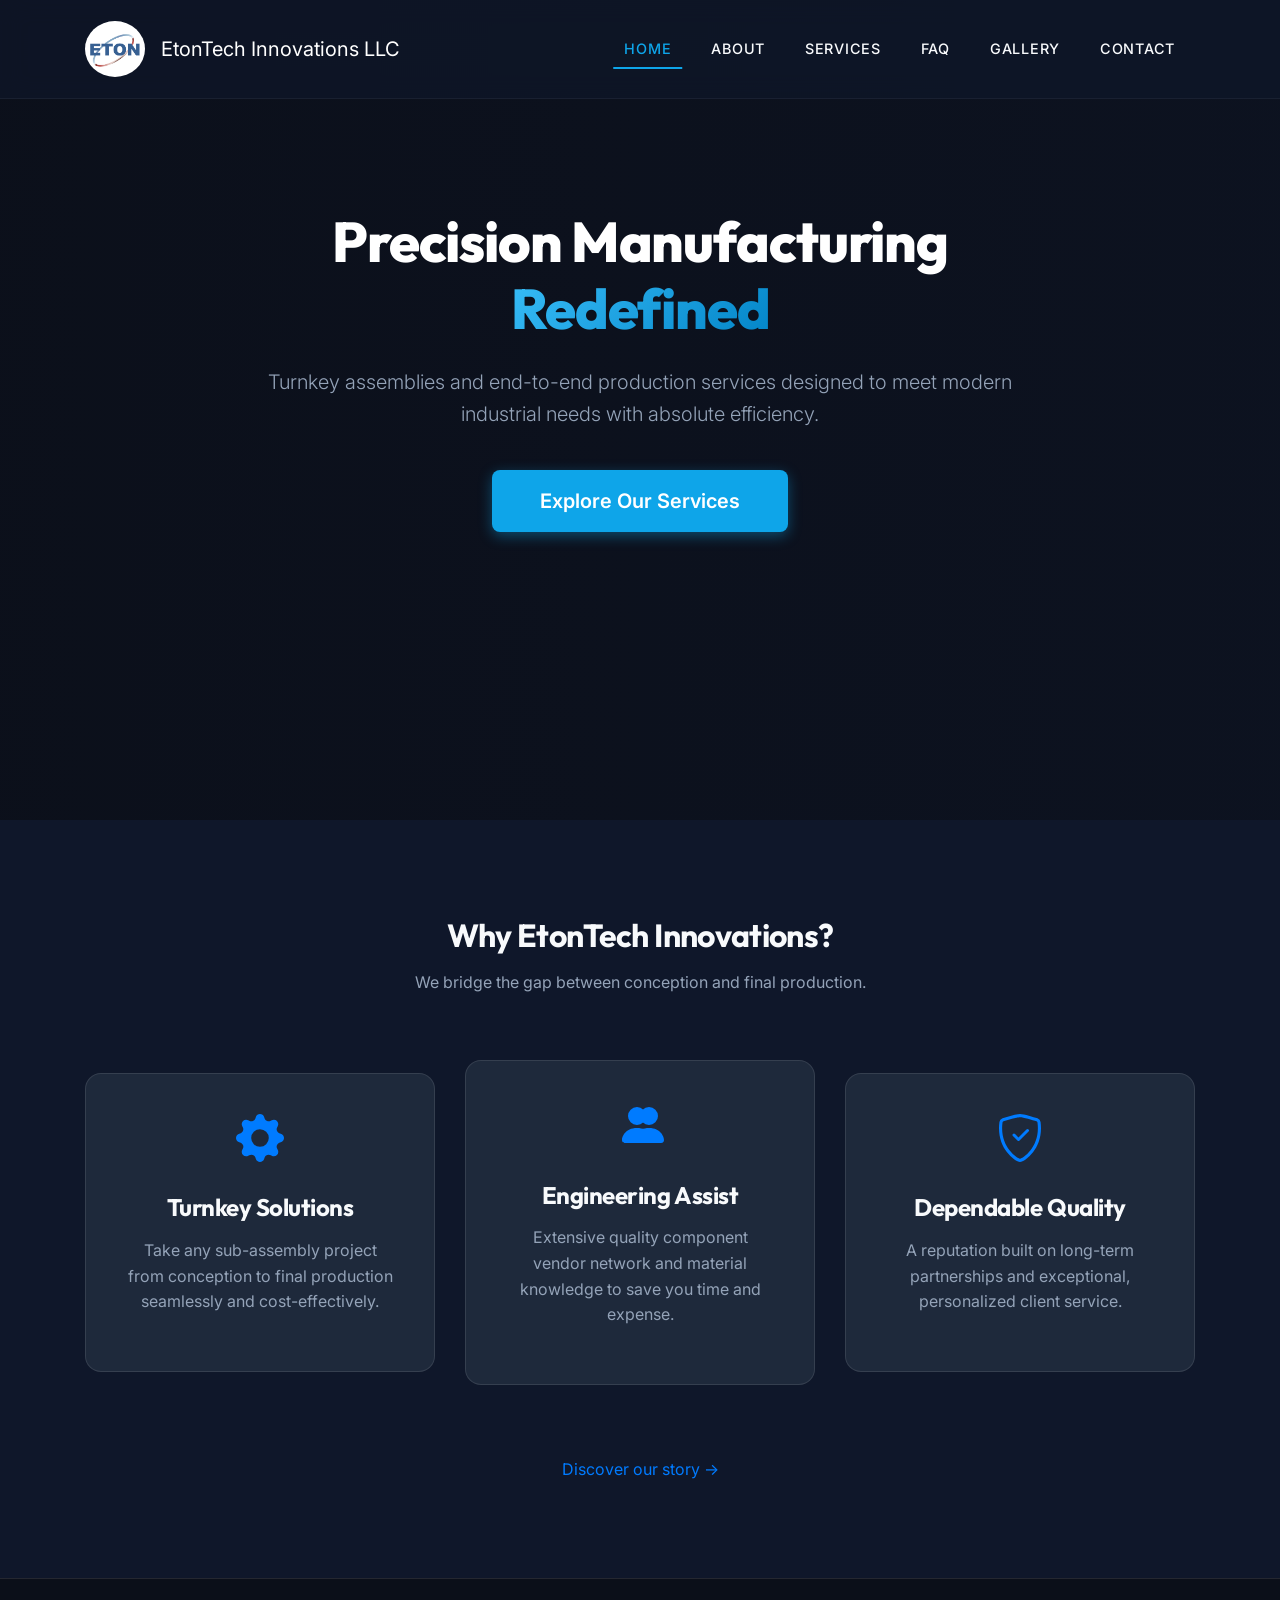
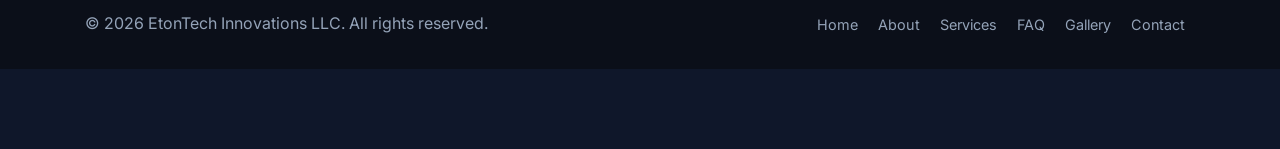
<file: index.html>
<!DOCTYPE html>
<html>

<head>
	<meta charset="UTF-8">
	<meta name="viewport" content="width=device-width, initial-scale=1.0">
	<meta http-equiv="X-UA-Compatible" content="ie=edge">
	<link rel="stylesheet" type="text/css" href="css/bootstrap.min.css" />
	<link rel="stylesheet" type="text/css" href="style.css" />
	<!-- 	<link href="https://fonts.googleapis.com/css?family=Roboto:300&display=swap" rel="stylesheet"> -->
	<script src="https://cdnjs.cloudflare.com/ajax/libs/popper.js/1.14.7/umd/popper.min.js"
		integrity="sha384-UO2eT0CpHqdSJQ6hJty5KVphtPhzWj9WO1clHTMGa3JDZwrnQq4sF86dIHNDz0W1"
		crossorigin="anonymous"></script>
	<title></title>
</head>

<body>
	<!-- Navbar -->
	<nav class="navbar navbar-expand-lg navbar-dark bg-transparent py-3">
		<div class="container">
			<a class="navbar-brand d-flex align-items-center" href="index.html">
				<img src="logo/Etonnet-Log.png" alt="Logo" class="logo mr-3"  />
				<span class="fs-4 fw-bold text-white">EtonTech Innovations LLC</span>
			</a>
			<button class="navbar-toggler" type="button" data-toggle="collapse" data-target="#navbarText">
				<span class="navbar-toggler-icon"></span>
			</button>
			<div class="collapse navbar-collapse" id="navbarText">
				<ul class="navbar-nav ml-auto py-1">
					<li class="nav-item active"><a class="nav-link" href="index.html">HOME</a></li>
					<li class="nav-item"><a class="nav-link" href="about.html">ABOUT</a></li>
					<li class="nav-item"><a class="nav-link" href="services.html">SERVICES</a></li>
					<li class="nav-item"><a class="nav-link" href="faq.html">FAQ</a></li>
					<li class="nav-item"><a class="nav-link" href="gallery.html">GALLERY</a></li>
					<li class="nav-item"><a class="nav-link" href="contact.html">CONTACT</a></li>
				</ul>
			</div>
		</div>
	</nav>

	<!-- Hero Section -->
	<section class="hero-wrapper">
		<video autoplay muted loop playsinline class="hero-video">
			<source src="pictures/Videos2025-12-28_204141_652.mp4" type="video/mp4" />
		</video>
		<div class="hero-overlay"></div>
		<div class="hero-content container text-center">
			<h1 class="hero-title text-white">
				Precision Manufacturing <br />
				<span class="text-gradient">Redefined</span>
			</h1>
			<p class="hero-subtitle">
				Turnkey assemblies and end-to-end production services designed to meet modern industrial needs with
				absolute efficiency.
			</p>
			<a href="services.html" class="btn btn-primary btn-lg px-5 py-3 rounded-pill fw-bold">Explore Our
				Services</a>
		</div>
	</section>

	<!-- Overview Section -->
	<section class="container py-5 my-5">
		<div class="row align-items-center justify-content-center">
			<div class="col-lg-10 text-center mb-5">
				<h2 class="display-5 fw-bold mb-3">Why EtonTech Innovations?</h2>
				<p class="text-muted fs-5">We bridge the gap between conception and final production.</p>
			</div>

			<div class="col-lg-4 col-md-6 mb-4">
				<div class="glass-card h-100 text-center">
					<div class="mb-4 text-primary">
						<svg xmlns="http://www.w3.org/-logo" width="48" height="48" fill="currentColor"
							class="bi bi-gear-fill" viewBox="0 0 16 16">
							<path
								d="M9.405 1.05c-.413-1.4-2.397-1.4-2.81 0l-.1.34a1.464 1.464 0 0 1-2.105.872l-.31-.17c-1.283-.698-2.686.705-1.987 1.987l.169.311c.446.82.023 1.841-.872 2.105l-.34.1c-1.4.413-1.4 2.397 0 2.81l.34.1a1.464 1.464 0 0 1 .872 2.105l-.17.31c-.698 1.283.705 2.686 1.987 1.987l.311-.169a1.464 1.464 0 0 1 2.105.872l.1.34c.413 1.4 2.397 1.4 2.81 0l.1-.34a1.464 1.464 0 0 1 2.105-.872l.31.17c1.283.698 2.686-.705 1.987-1.987l-.169-.311a1.464 1.464 0 0 1 .872-2.105l.34-.1c1.4-.413 1.4-2.397 0-2.81l-.34-.1a1.464 1.464 0 0 1-.872-2.105l.17-.31c.698-1.283-.705-2.686-1.987-1.987l-.311.169a1.464 1.464 0 0 1-2.105-.872l-.1-.34zM8 10.93a2.929 2.929 0 1 1 0-5.86 2.929 2.929 0 0 1 0 5.858z" />
						</svg>
					</div>
					<h4 class="mb-3">Turnkey Solutions</h4>
					<p class="text-muted">Take any sub-assembly project from conception to final production seamlessly
						and cost-effectively.</p>
				</div>
			</div>

			<div class="col-lg-4 col-md-6 mb-4">
				<div class="glass-card h-100 text-center">
					<div class="mb-4 text-primary">
						<svg xmlns="http://www.w3.org/2000/svg" width="48" height="48" fill="currentColor"
							class="bi bi-people-fill" viewBox="0 0 16 16">
							<path
								d="M7 14s-1 0-1-1 1-4 5-4 5 3 5 4-1 1-1 1H7zm4-6a3 3 0 1 0 0-6 3 3 0 0 0 0 6zM3 14s-1 0-1-1 1-4 5-4 5 3 5 4-1 1-1 1H3zm4-6a3 3 0 1 0 0-6 3 3 0 0 0 0 6z" />
						</svg>
					</div>
					<h4 class="mb-3">Engineering Assist</h4>
					<p class="text-muted">Extensive quality component vendor network and material knowledge to save you
						time and expense.</p>
				</div>
			</div>

			<div class="col-lg-4 col-md-6 mb-4">
				<div class="glass-card h-100 text-center">
					<div class="mb-4 text-primary">
						<svg xmlns="http://www.w3.org/2000/svg" width="48" height="48" fill="currentColor"
							class="bi bi-shield-check" viewBox="0 0 16 16">
							<path
								d="M5.338 1.59a61.44 61.44 0 0 0-2.837.856.481.481 0 0 0-.328.39c-.554 4.157.726 7.19 2.253 9.188a10.725 10.725 0 0 0 2.287 2.233c.346.244.652.42.893.533.12.057.218.095.293.118a.55.55 0 0 0 .101.025.615.615 0 0 0 .1-.025c.076-.023.174-.061.294-.118.24-.113.547-.29.893-.533a10.726 10.726 0 0 0 2.287-2.233c1.527-1.997 2.807-5.031 2.253-9.188a.48.48 0 0 0-.328-.39c-.651-.213-1.75-.56-2.837-.855C9.552 1.29 8.531 1.067 8 1.067c-.53 0-1.552.223-2.662.524zM5.072.56C6.157.265 7.31 0 8 0s1.843.265 2.928.56c1.11.3 2.229.655 2.887.87a1.54 1.54 0 0 1 1.044 1.262c.596 4.477-.787 7.795-2.465 9.99a11.775 11.775 0 0 1-2.517 2.453 7.159 7.159 0 0 1-1.048.625c-.28.132-.581.24-.829.24s-.548-.108-.829-.24a7.158 7.158 0 0 1-1.048-.625 11.777 11.777 0 0 1-2.517-2.453C1.928 10.487.545 7.169 1.141 2.692A1.54 1.54 0 0 1 2.185 1.43 62.456 62.456 0 0 1 5.072.56z" />
							<path
								d="M10.854 5.146a.5.5 0 0 1 0 .708l-3 3a.5.5 0 0 1-.708 0l-1.5-1.5a.5.5 0 1 1 .708-.708L7.5 7.793l2.646-2.647a.5.5 0 0 1 .708 0z" />
						</svg>
					</div>
					<h4 class="mb-3">Dependable Quality</h4>
					<p class="text-muted">A reputation built on long-term partnerships and exceptional, personalized
						client service.</p>
				</div>
			</div>

			<div class="col-12 text-center mt-5">
				<a href="about.html" class="text-primary fs-5 text-decoration-none fw-bold">Discover our story
					&rarr;</a>
			</div>
		</div>
	</section>

	<!-- Footer -->
	<footer>
		<div class="container d-flex flex-column flex-md-row justify-content-between align-items-center">
			<div class="text-muted mb-3 mb-md-0">
				&copy;
				<script>document.write(new Date().getFullYear())</script> EtonTech Innovations LLC. All rights reserved.
			</div>
			<div class="footer-links d-flex flex-wrap justify-content-center">
				<a href="index.html">Home</a>
				<a href="about.html">About</a>
				<a href="services.html">Services</a>
				<a href="faq.html">FAQ</a>
				<a href="gallery.html">Gallery</a>
				<a href="contact.html">Contact</a>
			</div>
		</div>
	</footer>

	<script src="https://code.jquery.com/jquery-3.3.1.slim.min.js"
		integrity="sha384-q8i/X+965DzO0rT7abK41JStQIAqVgRVzpbzo5smXKp4YfRvH+8abtTE1Pi6jizo"
		crossorigin="anonymous"></script>
	<script src="js/bootstrap.min.js"></script>
</body>

</html>
</file>
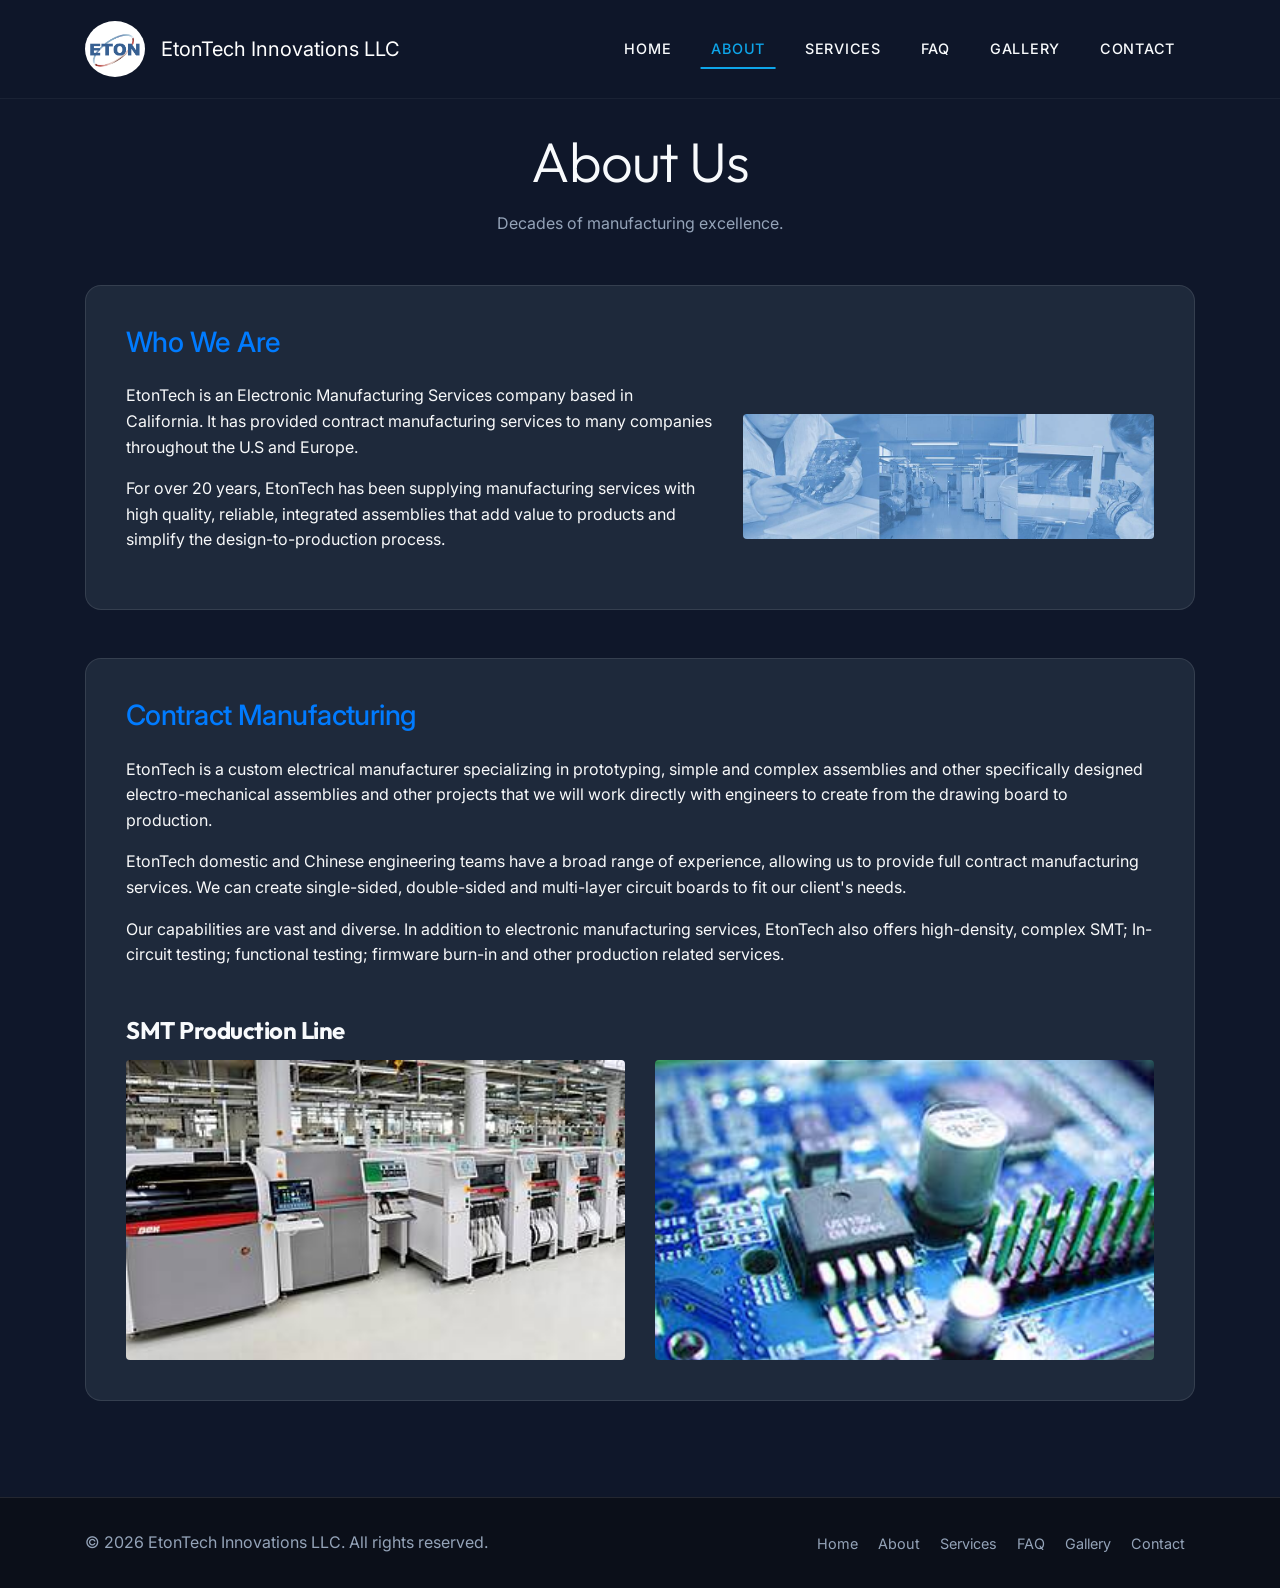
<file: about.html>
<!DOCTYPE html>
<html>

<head>
	<meta charset="UTF-8">
	<meta name="viewport" content="width=device-width, initial-scale=1.0">
	<meta http-equiv="X-UA-Compatible" content="ie=edge">
	<link rel="stylesheet" type="text/css" href="css/bootstrap.min.css" />
	<link rel="stylesheet" type="text/css" href="style.css" />
	<!-- 	<link href="https://fonts.googleapis.com/css?family=Roboto:300&display=swap" rel="stylesheet"> -->
	<script src="https://cdnjs.cloudflare.com/ajax/libs/popper.js/1.14.7/umd/popper.min.js"
		integrity="sha384-UO2eT0CpHqdSJQ6hJty5KVphtPhzWj9WO1clHTMGa3JDZwrnQq4sF86dIHNDz0W1"
		crossorigin="anonymous"></script>
	<title></title>
</head>

<body>
	<!-- Navbar -->
	<nav class="navbar navbar-expand-lg navbar-dark bg-transparent py-3">
		<div class="container">
			<a class="navbar-brand d-flex align-items-center" href="index.html">
				<img src="logo/Etonnet-Log.png" alt="Logo" class="logo mr-3"  />
				<span class="fs-4 fw-bold text-white">EtonTech Innovations LLC</span>
			</a>
			<button class="navbar-toggler" type="button" data-toggle="collapse" data-target="#navbarText">
				<span class="navbar-toggler-icon"></span>
			</button>
			<div class="collapse navbar-collapse" id="navbarText">
				<ul class="navbar-nav ml-auto py-1">
					<li class="nav-item"><a class="nav-link" href="index.html">HOME</a></li>
					<li class="nav-item active"><a class="nav-link" href="about.html">ABOUT</a></li>
					<li class="nav-item"><a class="nav-link" href="services.html">SERVICES</a></li>
					<li class="nav-item"><a class="nav-link" href="faq.html">FAQ</a></li>
					<li class="nav-item"><a class="nav-link" href="gallery.html">GALLERY</a></li>
					<li class="nav-item"><a class="nav-link" href="contact.html">CONTACT</a></li>
				</ul>
			</div>
		</div>
	</nav>

	<div class="main-wrapper">
		<div class="container py-5 mt-4">
			<div class="text-center mb-5">
				<h1 class="display-4 fw-bold mb-3">About Us</h1>
				<p class="text-muted fs-5">Decades of manufacturing excellence.</p>
			</div>

			<div class="glass-card mb-5">
				<h2 class="h3 mb-4 text-primary">Who We Are</h2>
				<div class="row align-items-center">
					<div class="col-md-7">
						<p class="fs-5 text-light opacity-75">
							EtonTech is an Electronic Manufacturing Services company based in California. It has
							provided contract manufacturing services to many companies throughout the U.S and Europe.
						</p>
						<p class="fs-5 text-light opacity-75">
							For over 20 years, EtonTech has been supplying manufacturing services with high quality,
							reliable, integrated assemblies that add value to products and simplify the
							design-to-production process.
						</p>
					</div>
					<div class="col-md-5">
						<img src="res/banner.jpg" class="img-fluid rounded shadow-lg" alt="EtonTech Facility" />
					</div>
				</div>
			</div>

			<div class="glass-card mb-5">
				<h2 class="h3 mb-4 text-primary">Contract Manufacturing</h2>
				<p class="fs-5 text-light opacity-75">
					EtonTech is a custom electrical manufacturer specializing in prototyping, simple and complex
					assemblies and other specifically designed electro-mechanical assemblies and other projects that we
					will work directly with engineers to create from the drawing board to production.
				</p>
				<p class="fs-5 text-light opacity-75">
					EtonTech domestic and Chinese engineering teams have a broad range of experience, allowing us to
					provide full contract manufacturing services. We can create single-sided, double-sided and
					multi-layer circuit boards to fit our client's needs.
				</p>
				<p class="fs-5 text-light opacity-75">
					Our capabilities are vast and diverse. In addition to electronic manufacturing services, EtonTech
					also offers high-density, complex SMT; In-circuit testing; functional testing; firmware burn-in and
					other production related services.
				</p>

				<h4 class="mt-5 mb-3">SMT Production Line</h4>
				<div class="row g-4">
					<div class="col-md-6">
						<img src="res/production-image-1.jpg" class="img-fluid rounded shadow-sm w-100"
							style="object-fit: cover; height: 300px;" alt="Production Line 1" />
					</div>
					<div class="col-md-6">
						<img src="res/production-image-2.jpg" class="img-fluid rounded shadow-sm w-100"
							style="object-fit: cover; height: 300px;" alt="Production Line 2" />
					</div>
				</div>
			</div>
		</div>
	</div>

	<!-- Footer -->
	<footer>
		<div class="container d-flex flex-column flex-md-row justify-content-between align-items-center">
			<div class="text-muted mb-3 mb-md-0">
				&copy;
				<script>document.write(new Date().getFullYear())</script> EtonTech Innovations LLC. All rights reserved.
			</div>
			<div class="footer-links d-flex flex-wrap justify-content-center">
				<a href="index.html">Home</a>
				<a href="about.html">About</a>
				<a href="services.html">Services</a>
				<a href="faq.html">FAQ</a>
				<a href="gallery.html">Gallery</a>
				<a href="contact.html">Contact</a>
			</div>
		</div>
	</footer>
	<script src="https://code.jquery.com/jquery-3.3.1.slim.min.js"
		integrity="sha384-q8i/X+965DzO0rT7abK41JStQIAqVgRVzpbzo5smXKp4YfRvH+8abtTE1Pi6jizo"
		crossorigin="anonymous"></script>
	<script src="js/bootstrap.min.js"></script>
</body>

</html>
</file>
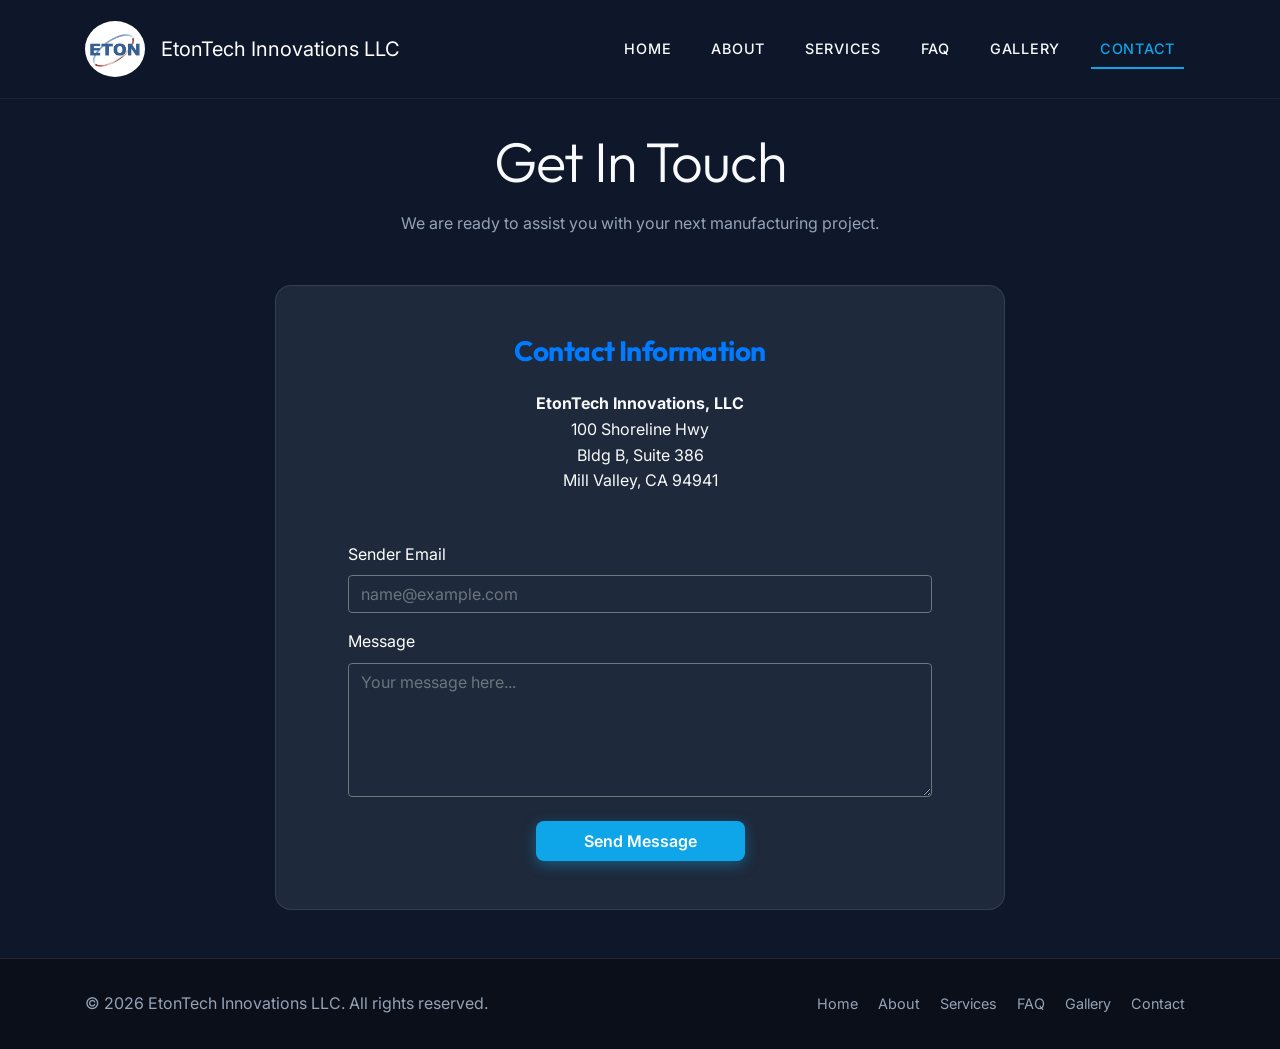
<file: contact.html>
<!DOCTYPE html>
<html>

<head>
  <meta charset="UTF-8">
  <meta name="viewport" content="width=device-width, initial-scale=1.0">
  <meta http-equiv="X-UA-Compatible" content="ie=edge">
  <link rel="stylesheet" type="text/css" href="css/bootstrap.min.css" />
  <link rel="stylesheet" type="text/css" href="style.css" />
  <!-- 	<link href="https://fonts.googleapis.com/css?family=Roboto:300&display=swap" rel="stylesheet"> -->
  <script src="https://cdnjs.cloudflare.com/ajax/libs/popper.js/1.14.7/umd/popper.min.js"
    integrity="sha384-UO2eT0CpHqdSJQ6hJty5KVphtPhzWj9WO1clHTMGa3JDZwrnQq4sF86dIHNDz0W1"
    crossorigin="anonymous"></script>
  <style>
    .promo-section {
      background-color: #c9deffe2;
      color: rgb(35, 35, 35);
      border-radius: 10px;
    }
  </style>
  <title></title>
</head>

<body>
  <!-- Navbar -->
  <nav class="navbar navbar-expand-lg navbar-dark bg-transparent py-3">
    <div class="container">
      <a class="navbar-brand d-flex align-items-center" href="index.html">
        <img src="logo/Etonnet-Log.png" alt="Logo" class="logo mr-3"  />
        <span class="fs-4 fw-bold text-white">EtonTech Innovations LLC</span>
      </a>
      <button class="navbar-toggler" type="button" data-toggle="collapse" data-target="#navbarText">
        <span class="navbar-toggler-icon"></span>
      </button>
      <div class="collapse navbar-collapse" id="navbarText">
        <ul class="navbar-nav ml-auto py-1">
          <li class="nav-item"><a class="nav-link" href="index.html">HOME</a></li>
          <li class="nav-item"><a class="nav-link" href="about.html">ABOUT</a></li>
          <li class="nav-item"><a class="nav-link" href="services.html">SERVICES</a></li>
          <li class="nav-item"><a class="nav-link" href="faq.html">FAQ</a></li>
          <li class="nav-item"><a class="nav-link" href="gallery.html">GALLERY</a></li>
          <li class="nav-item active"><a class="nav-link" href="contact.html">CONTACT</a></li>
        </ul>
      </div>
    </div>
  </nav>

  <div class="main-wrapper">
    <div class="container py-5 mt-4">
      <div class="text-center mb-5">
        <h1 class="display-4 fw-bold mb-3">Get In Touch</h1>
        <p class="text-muted fs-5">We are ready to assist you with your next manufacturing project.</p>
      </div>

      <div class="row justify-content-center">
        <div class="col-lg-8">
          <div class="glass-card shadow-lg p-5 text-center">
            <h3 class="text-primary mb-4">Contact Information</h3>

            <div class="d-flex flex-column align-items-center justify-content-center text-light opacity-75 fs-5">
              <p class="mb-4">
                <strong>EtonTech Innovations, LLC</strong><br />
                100 Shoreline Hwy<br />
                Bldg B, Suite 386<br />
                Mill Valley, CA 94941
              </p>

              <div class="mt-4 w-100 px-md-4 text-left">
                <form id="contactForm" action="https://formspree.io/f/xkovyooo" method="POST">
                  <div class="mb-3">
                    <label for="email" class="form-label text-white fw-bold">Sender Email</label>
                    <input type="email" name="email" class="form-control bg-transparent text-white border-secondary"
                      id="email" placeholder="name@example.com" required>
                  </div>
                  <div class="mb-4">
                    <label for="message" class="form-label text-white fw-bold">Message</label>
                    <textarea name="message" class="form-control bg-transparent text-white border-secondary"
                      id="message" rows="5" placeholder="Your message here..." required></textarea>
                  </div>
                  <div class="text-center">
                    <button type="submit" class="btn btn-primary px-5 py-2 fw-bold rounded-pill">Send Message</button>
                  </div>
                </form>
              </div>

            </div>
          </div>
        </div>
      </div>
    </div>
  </div>

  <!-- Success Modal -->
  <div class="modal fade" id="successModal" tabindex="-1" role="dialog" aria-hidden="true" style="z-index: 9999;">
    <div class="modal-dialog modal-dialog-centered" role="document">
      <div class="modal-content border-0 shadow-lg">
        <div class="modal-body text-center p-5 text-dark">
          <h4 class="mb-4 text-success fw-bold">Message is sent!</h4>
          <button type="button" class="btn btn-primary px-4 fw-bold shadow-none" data-dismiss="modal">OK</button>
        </div>
      </div>
    </div>
  </div>

  <script>
    document.getElementById("contactForm").addEventListener("submit", async function (event) {
      event.preventDefault(); // Prevent standard form submission (redirect)
      var form = event.target;
      var data = new FormData(form);

      try {
        var response = await fetch(form.action, {
          method: form.method,
          body: data,
          headers: {
            'Accept': 'application/json'
          }
        });

        if (response.ok) {
          $('#successModal').modal('show');
          form.reset(); // Clear the form fields immediately
        } else {
          alert("Oops! There was a problem submitting your message. Please try again.");
        }
      } catch (error) {
        alert("Oops! There was a problem submitting your message. Please try again.");
      }
    });
  </script>

  <!-- Footer -->
  <footer>
    <div class="container d-flex flex-column flex-md-row justify-content-between align-items-center">
      <div class="text-muted mb-3 mb-md-0">
        &copy;
        <script>document.write(new Date().getFullYear())</script> EtonTech Innovations LLC. All rights reserved.
      </div>
      <div class="footer-links d-flex flex-wrap justify-content-center">
        <a href="index.html">Home</a>
        <a href="about.html">About</a>
        <a href="services.html">Services</a>
        <a href="faq.html">FAQ</a>
        <a href="gallery.html">Gallery</a>
        <a href="contact.html">Contact</a>
      </div>
    </div>
  </footer>

  <script src="https://code.jquery.com/jquery-3.3.1.slim.min.js"
    integrity="sha384-q8i/X+965DzO0rT7abK41JStQIAqVgRVzpbzo5smXKp4YfRvH+8abtTE1Pi6jizo"
    crossorigin="anonymous"></script>
  <script src="js/bootstrap.min.js"></script>
</body>

</html>
</file>
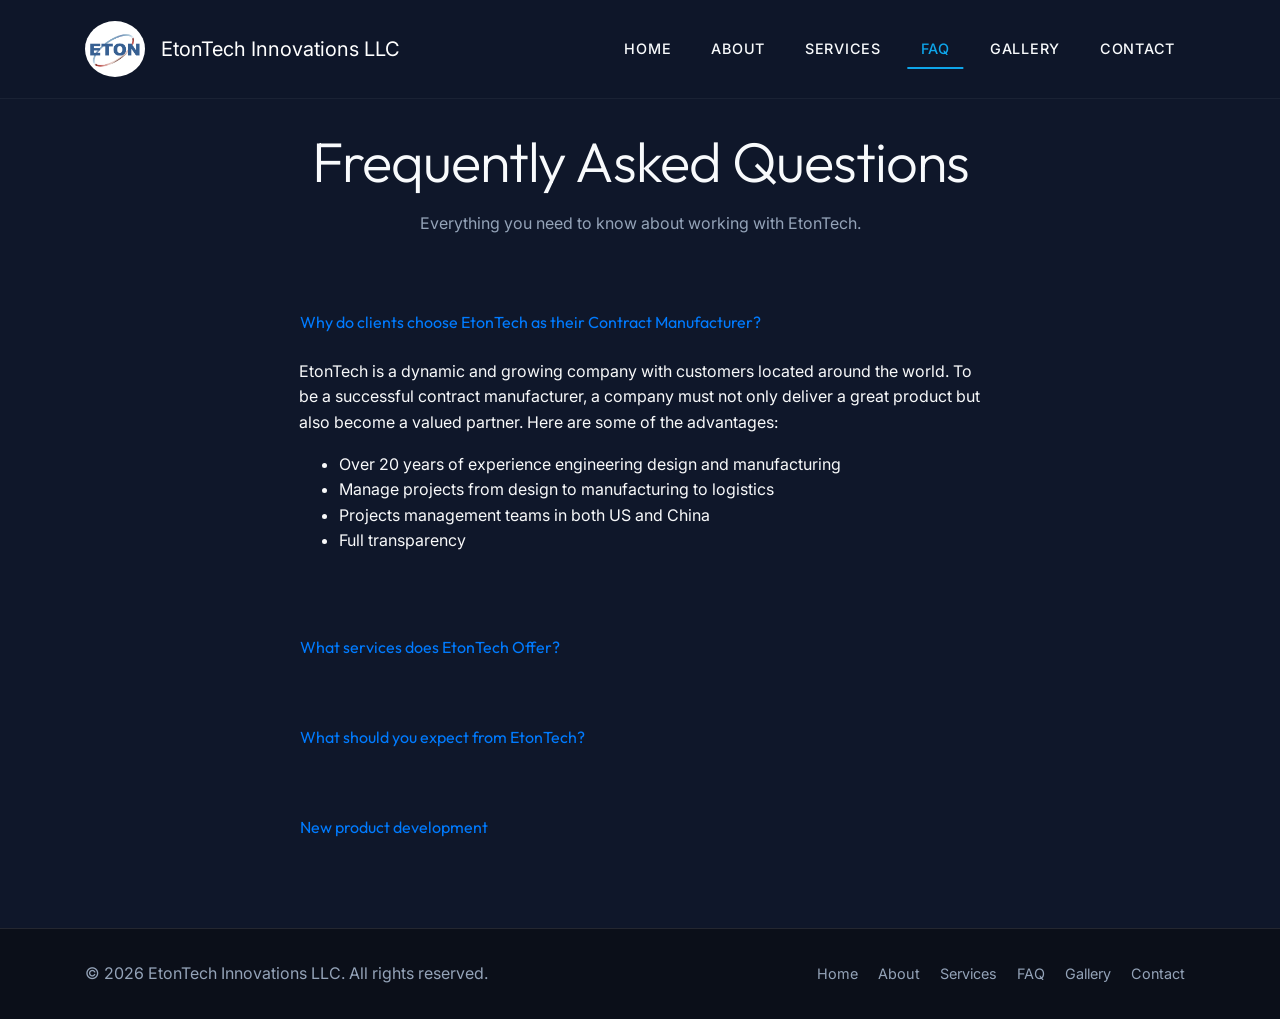
<file: faq.html>
<!DOCTYPE html>
<html>

<head>
	<meta charset="UTF-8">
	<meta name="viewport" content="width=device-width, initial-scale=1.0">
	<meta http-equiv="X-UA-Compatible" content="ie=edge">
	<link rel="stylesheet" type="text/css" href="css/bootstrap.min.css" />
	<link rel="stylesheet" type="text/css" href="style.css" />
	<!-- 	<link href="https://fonts.googleapis.com/css?family=Roboto:300&display=swap" rel="stylesheet"> -->
	<script src="https://cdnjs.cloudflare.com/ajax/libs/popper.js/1.14.7/umd/popper.min.js"
		integrity="sha384-UO2eT0CpHqdSJQ6hJty5KVphtPhzWj9WO1clHTMGa3JDZwrnQq4sF86dIHNDz0W1"
		crossorigin="anonymous"></script>
	<title></title>
</head>

<body>
	<!-- Navbar -->
	<nav class="navbar navbar-expand-lg navbar-dark bg-transparent py-3">
		<div class="container">
			<a class="navbar-brand d-flex align-items-center" href="index.html">
				<img src="logo/Etonnet-Log.png" alt="Logo" class="logo mr-3"  />
				<span class="fs-4 fw-bold text-white">EtonTech Innovations LLC</span>
			</a>
			<button class="navbar-toggler" type="button" data-toggle="collapse" data-target="#navbarText">
				<span class="navbar-toggler-icon"></span>
			</button>
			<div class="collapse navbar-collapse" id="navbarText">
				<ul class="navbar-nav ml-auto py-1">
					<li class="nav-item"><a class="nav-link" href="index.html">HOME</a></li>
					<li class="nav-item"><a class="nav-link" href="about.html">ABOUT</a></li>
					<li class="nav-item"><a class="nav-link" href="services.html">SERVICES</a></li>
					<li class="nav-item active"><a class="nav-link" href="faq.html">FAQ</a></li>
					<li class="nav-item"><a class="nav-link" href="gallery.html">GALLERY</a></li>
					<li class="nav-item"><a class="nav-link" href="contact.html">CONTACT</a></li>
				</ul>
			</div>
		</div>
	</nav>

	<div class="main-wrapper">
		<div class="container py-5 mt-4">
			<div class="text-center mb-5">
				<h1 class="display-4 fw-bold mb-3">Frequently Asked Questions</h1>
				<p class="text-muted fs-5">Everything you need to know about working with EtonTech.</p>
			</div>

			<div class="row justify-content-center">
				<div class="col-lg-8">
					<div class="accordion" id="faqAccordion">

						<!-- FAQ Item 1 -->
						<div class="card bg-transparent border-0 mb-3 glass-card p-0 overflow-hidden">
							<div class="card-header border-0 bg-transparent p-0" id="headingOne">
								<h2 class="mb-0">
									<button
										class="btn btn-link btn-block text-left text-primary text-decoration-none fw-bold p-4 fs-5 w-100"
										type="button" data-toggle="collapse" data-target="#collapseOne"
										aria-expanded="true" aria-controls="collapseOne">
										Why do clients choose EtonTech as their Contract Manufacturer?
									</button>
								</h2>
							</div>
							<div id="collapseOne" class="collapse show" aria-labelledby="headingOne"
								data-parent="#faqAccordion">
								<div class="card-body pt-0 px-4 pb-4 text-light opacity-75">
									EtonTech is a dynamic and growing company with customers located around the world.
									To be a successful contract manufacturer, a company must not only deliver a great
									product but also become a valued partner. Here are some of the advantages:
									<ul class="mt-3">
										<li>Over 20 years of experience engineering design and manufacturing</li>
										<li>Manage projects from design to manufacturing to logistics</li>
										<li>Projects management teams in both US and China</li>
										<li>Full transparency</li>
									</ul>
								</div>
							</div>
						</div>

						<!-- FAQ Item 2 -->
						<div class="card bg-transparent border-0 mb-3 glass-card p-0 overflow-hidden">
							<div class="card-header border-0 bg-transparent p-0" id="headingTwo">
								<h2 class="mb-0">
									<button
										class="btn btn-link btn-block text-left text-primary text-decoration-none fw-bold p-4 fs-5 w-100 collapsed"
										type="button" data-toggle="collapse" data-target="#collapseTwo"
										aria-expanded="false" aria-controls="collapseTwo">
										What services does EtonTech Offer?
									</button>
								</h2>
							</div>
							<div id="collapseTwo" class="collapse" aria-labelledby="headingTwo"
								data-parent="#faqAccordion">
								<div class="card-body pt-0 px-4 pb-4 text-light opacity-75">
									As a full-turnkey contract manufacturer, we offer the following services:
									<ul class="mt-3 mb-0">
										<li>Engineering and Design Review</li>
										<li>Prototyping, Sourcing, Production, Assembly, Testing and Quality Control
										</li>
										<li>Packaging, Logistics and Freight</li>
									</ul>
								</div>
							</div>
						</div>

						<!-- FAQ Item 3 -->
						<div class="card bg-transparent border-0 mb-3 glass-card p-0 overflow-hidden">
							<div class="card-header border-0 bg-transparent p-0" id="headingThree">
								<h2 class="mb-0">
									<button
										class="btn btn-link btn-block text-left text-primary text-decoration-none fw-bold p-4 fs-5 w-100 collapsed"
										type="button" data-toggle="collapse" data-target="#collapseThree"
										aria-expanded="false" aria-controls="collapseThree">
										What should you expect from EtonTech?
									</button>
								</h2>
							</div>
							<div id="collapseThree" class="collapse" aria-labelledby="headingThree"
								data-parent="#faqAccordion">
								<div class="card-body pt-0 px-4 pb-4 text-light opacity-75">
									During the engineering phase of your project, you are assigned an engineering and
									design team that will work with you every step of the way. Our team-based approach
									matches every project with a group of experienced project managers, sourcing
									experts, mechanical engineers, and quality control engineers.<br><br>
									Our team will conduct a design review up front, work with you at every stage of
									development, and then fully inspect and test every unit to guarantee each one meets
									customer design and performance specifications prior to shipping.
								</div>
							</div>
						</div>

						<!-- FAQ Item 4 -->
						<div class="card bg-transparent border-0 mb-3 glass-card p-0 overflow-hidden">
							<div class="card-header border-0 bg-transparent p-0" id="headingFour">
								<h2 class="mb-0">
									<button
										class="btn btn-link btn-block text-left text-primary text-decoration-none fw-bold p-4 fs-5 w-100 collapsed"
										type="button" data-toggle="collapse" data-target="#collapseFour"
										aria-expanded="false" aria-controls="collapseFour">
										New product development
									</button>
								</h2>
							</div>
							<div id="collapseFour" class="collapse" aria-labelledby="headingFour"
								data-parent="#faqAccordion">
								<div class="card-body pt-0 px-4 pb-4 text-light opacity-75">
									EtonTech works with many established companies. We are privileged to have worked on
									a number of very successful crowdfunded projects on Kickstarter and Indiegogo. A
									contract manufacturer like EtonTech can be your manufacturing partner to execute a
									flawless product while you focus your efforts on developing your new products and
									building your company.
								</div>
							</div>
						</div>

					</div>
				</div>
			</div>
		</div>
	</div>
	<!-- Footer -->
	<footer>
		<div class="container d-flex flex-column flex-md-row justify-content-between align-items-center">
			<div class="text-muted mb-3 mb-md-0">
				&copy;
				<script>document.write(new Date().getFullYear())</script> EtonTech Innovations LLC. All rights reserved.
			</div>
			<div class="footer-links d-flex flex-wrap justify-content-center">
				<a href="index.html">Home</a>
				<a href="about.html">About</a>
				<a href="services.html">Services</a>
				<a href="faq.html">FAQ</a>
				<a href="gallery.html">Gallery</a>
				<a href="contact.html">Contact</a>
			</div>
		</div>
	</footer>
	<script src="https://code.jquery.com/jquery-3.3.1.slim.min.js"
		integrity="sha384-q8i/X+965DzO0rT7abK41JStQIAqVgRVzpbzo5smXKp4YfRvH+8abtTE1Pi6jizo"
		crossorigin="anonymous"></script>
	<script src="js/bootstrap.min.js"></script>
</body>

</html>
</file>
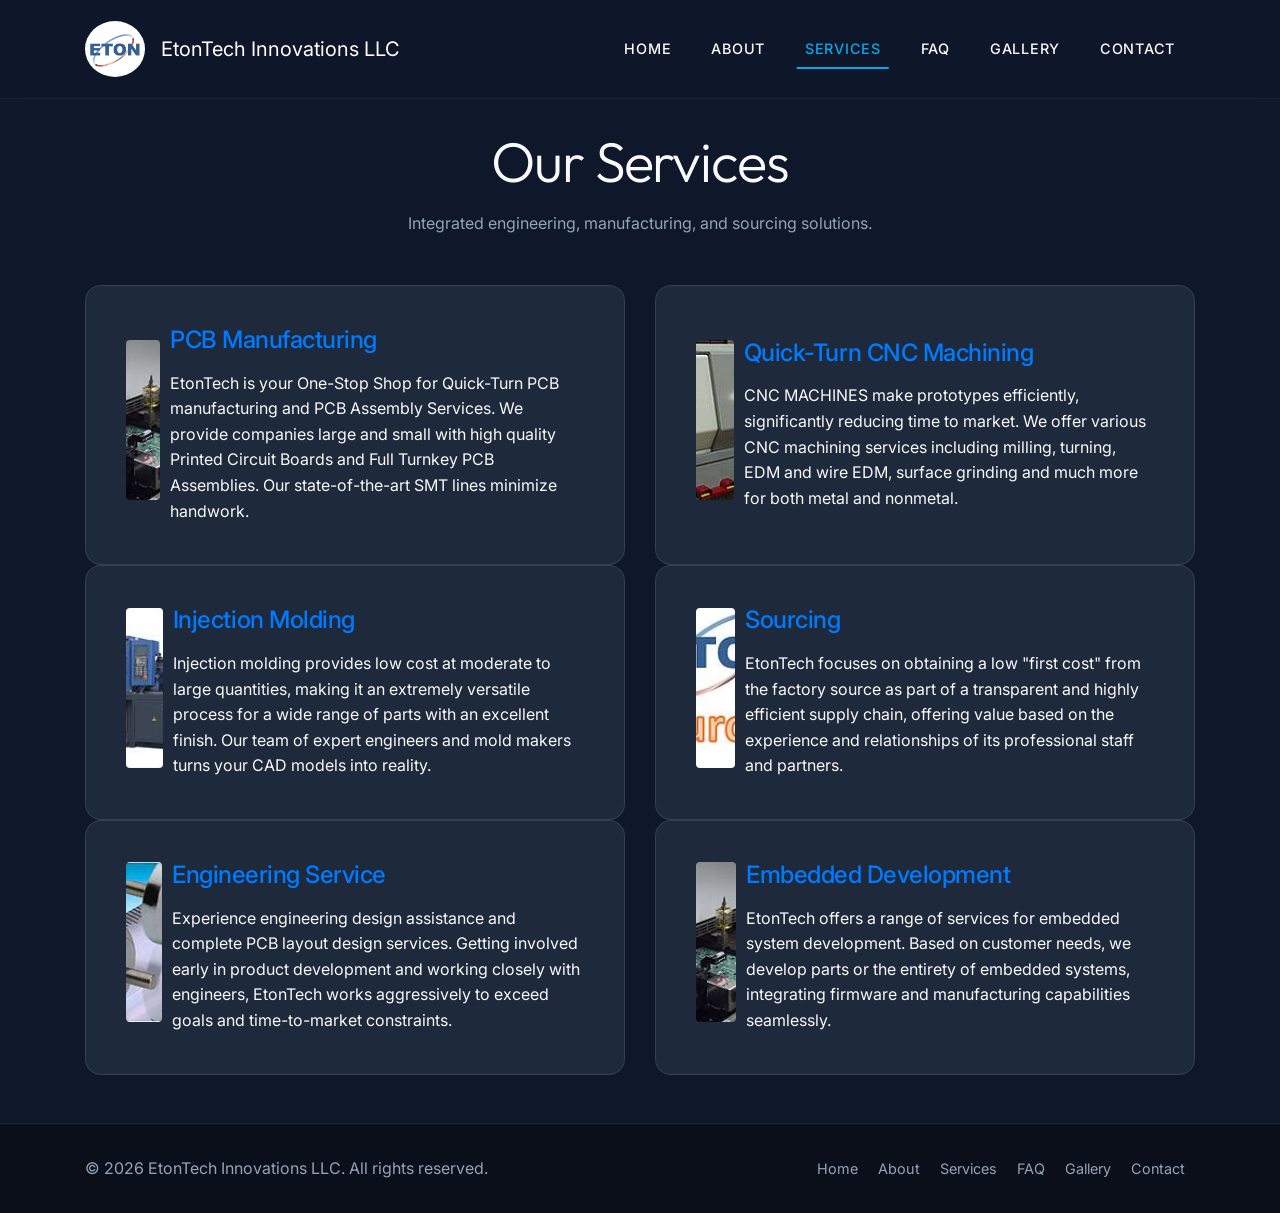
<file: services.html>
<!DOCTYPE html>
<html>

<head>
	<meta charset="UTF-8">
	<meta name="viewport" content="width=device-width, initial-scale=1.0">
	<meta http-equiv="X-UA-Compatible" content="ie=edge">
	<link rel="stylesheet" type="text/css" href="css/bootstrap.min.css" />
	<link rel="stylesheet" type="text/css" href="style.css" />
	<!-- 	<link href="https://fonts.googleapis.com/css?family=Roboto:300&display=swap" rel="stylesheet"> -->
	<script src="https://cdnjs.cloudflare.com/ajax/libs/popper.js/1.14.7/umd/popper.min.js"
		integrity="sha384-UO2eT0CpHqdSJQ6hJty5KVphtPhzWj9WO1clHTMGa3JDZwrnQq4sF86dIHNDz0W1"
		crossorigin="anonymous"></script>
	<title></title>
</head>

<body>
	<!-- Navbar -->
	<nav class="navbar navbar-expand-lg navbar-dark bg-transparent py-3">
		<div class="container">
			<a class="navbar-brand d-flex align-items-center" href="index.html">
				<img src="logo/Etonnet-Log.png" alt="Logo" class="logo mr-3"  />
				<span class="fs-4 fw-bold text-white">EtonTech Innovations LLC</span>
			</a>
			<button class="navbar-toggler" type="button" data-toggle="collapse" data-target="#navbarText">
				<span class="navbar-toggler-icon"></span>
			</button>
			<div class="collapse navbar-collapse" id="navbarText">
				<ul class="navbar-nav ml-auto py-1">
					<li class="nav-item"><a class="nav-link" href="index.html">HOME</a></li>
					<li class="nav-item"><a class="nav-link" href="about.html">ABOUT</a></li>
					<li class="nav-item active"><a class="nav-link" href="services.html">SERVICES</a></li>
					<li class="nav-item"><a class="nav-link" href="faq.html">FAQ</a></li>
					<li class="nav-item"><a class="nav-link" href="gallery.html">GALLERY</a></li>
					<li class="nav-item"><a class="nav-link" href="contact.html">CONTACT</a></li>
				</ul>
			</div>
		</div>
	</nav>

	<div class="main-wrapper">
		<div class="container py-5 mt-4">
			<div class="text-center mb-5">
				<h1 class="display-4 fw-bold mb-3">Our Services</h1>
				<p class="text-muted fs-5">Integrated engineering, manufacturing, and sourcing solutions.</p>
			</div>

			<div class="row g-4">
				<!-- Service Item -->
				<div class="col-lg-6">
					<div class="glass-card h-100 d-flex flex-column flex-sm-row align-items-center">
						<div class="flex-shrink-0 text-center service-img-wrapper"
							style="margin-bottom: 10px; margin-right: 10px;">
							<img src="res/pcb.jpg" class="img-fluid rounded shadow-sm"
								style="width: 160px; height: 160px; object-fit: cover;" alt="PCB Manufacturing" />
						</div>
						<div>
							<h3 class="h4 text-primary mb-3">PCB Manufacturing</h3>
							<p class="text-light opacity-75 mb-0">EtonTech is your One-Stop Shop for Quick-Turn PCB
								manufacturing and PCB Assembly Services. We provide companies large and small with high
								quality Printed Circuit Boards and Full Turnkey PCB Assemblies. Our state-of-the-art SMT
								lines minimize handwork.</p>
						</div>
					</div>
				</div>

				<!-- Service Item -->
				<div class="col-lg-6">
					<div class="glass-card h-100 d-flex flex-column flex-sm-row align-items-center">
						<div class="flex-shrink-0 text-center service-img-wrapper"
							style="margin-bottom: 10px; margin-right: 10px;">
							<img src="res/cnc.jpg" class="img-fluid rounded shadow-sm"
								style="width: 160px; height: 160px; object-fit: cover;" alt="CNC Machining" />
						</div>
						<div>
							<h3 class="h4 text-primary mb-3">Quick-Turn CNC Machining</h3>
							<p class="text-light opacity-75 mb-0">CNC MACHINES make prototypes efficiently,
								significantly reducing time to market. We offer various CNC machining services including
								milling, turning, EDM and wire EDM, surface grinding and much more for both metal and
								nonmetal.</p>
						</div>
					</div>
				</div>

				<!-- Service Item -->
				<div class="col-lg-6">
					<div class="glass-card h-100 d-flex flex-column flex-sm-row align-items-center">
						<div class="flex-shrink-0 text-center service-img-wrapper"
							style="margin-bottom: 10px; margin-right: 10px;">
							<img src="res/injection.jpg" class="img-fluid rounded shadow-sm"
								style="width: 160px; height: 160px; object-fit: cover;" alt="Injection Molding" />
						</div>
						<div>
							<h3 class="h4 text-primary mb-3">Injection Molding</h3>
							<p class="text-light opacity-75 mb-0">Injection molding provides low cost at moderate to
								large quantities, making it an extremely versatile process for a wide range of parts
								with an excellent finish. Our team of expert engineers and mold makers turns your CAD
								models into reality.</p>
						</div>
					</div>
				</div>

				<!-- Service Item -->
				<div class="col-lg-6">
					<div class="glass-card h-100 d-flex flex-column flex-sm-row align-items-center">
						<div class="flex-shrink-0 text-center service-img-wrapper"
							style="margin-bottom: 10px; margin-right: 10px;">
							<img src="res/source.jpg" class="img-fluid rounded shadow-sm"
								style="width: 160px; height: 160px; object-fit: cover;" alt="Sourcing" />
						</div>
						<div>
							<h3 class="h4 text-primary mb-3">Sourcing</h3>
							<p class="text-light opacity-75 mb-0">EtonTech focuses on obtaining a low "first cost" from
								the factory source as part of a transparent and highly efficient supply chain, offering
								value based on the experience and relationships of its professional staff and partners.
							</p>
						</div>
					</div>
				</div>

				<!-- Service Item -->
				<div class="col-lg-6">
					<div class="glass-card h-100 d-flex flex-column flex-sm-row align-items-center">
						<div class="flex-shrink-0 text-center service-img-wrapper"
							style="margin-bottom: 10px; margin-right: 10px;">
							<img src="res/engineering.jpg" class="img-fluid rounded shadow-sm"
								style="width: 160px; height: 160px; object-fit: cover;" alt="Engineering Service" />
						</div>
						<div>
							<h3 class="h4 text-primary mb-3">Engineering Service</h3>
							<p class="text-light opacity-75 mb-0">Experience engineering design assistance and complete
								PCB layout design services. Getting involved early in product development and working
								closely with engineers, EtonTech works aggressively to exceed goals and time-to-market
								constraints.</p>
						</div>
					</div>
				</div>

				<!-- Service Item -->
				<div class="col-lg-6">
					<div class="glass-card h-100 d-flex flex-column flex-sm-row align-items-center">
						<div class="flex-shrink-0 text-center service-img-wrapper"
							style="margin-bottom: 10px; margin-right: 10px;">
							<img src="res/pcb.jpg" class="img-fluid rounded shadow-sm"
								style="width: 160px; height: 160px; object-fit: cover;" alt="Embedded Development" />
						</div>
						<div>
							<h3 class="h4 text-primary mb-3">Embedded Development</h3>
							<p class="text-light opacity-75 mb-0">EtonTech offers a range of services for embedded
								system development. Based on customer needs, we develop parts or the entirety of
								embedded systems, integrating firmware and manufacturing capabilities seamlessly.</p>
						</div>
					</div>
				</div>
			</div>
		</div>
	</div>

	<!-- Footer -->
	<footer>
		<div class="container d-flex flex-column flex-md-row justify-content-between align-items-center">
			<div class="text-muted mb-3 mb-md-0">
				&copy;
				<script>document.write(new Date().getFullYear())</script> EtonTech Innovations LLC. All rights reserved.
			</div>
			<div class="footer-links d-flex flex-wrap justify-content-center">
				<a href="index.html">Home</a>
				<a href="about.html">About</a>
				<a href="services.html">Services</a>
				<a href="faq.html">FAQ</a>
				<a href="gallery.html">Gallery</a>
				<a href="contact.html">Contact</a>
			</div>
		</div>
	</footer>
	<script src="https://code.jquery.com/jquery-3.3.1.slim.min.js"
		integrity="sha384-q8i/X+965DzO0rT7abK41JStQIAqVgRVzpbzo5smXKp4YfRvH+8abtTE1Pi6jizo"
		crossorigin="anonymous"></script>
	<script src="js/bootstrap.min.js"></script>
</body>

</html>
</file>
<file: style.css>
@import url('https://fonts.googleapis.com/css2?family=Inter:wght@300;400;500;600;700&family=Outfit:wght@300;400;600;700&display=swap');

:root {
	--primary: #0EA5E9;
	/* Vibrant Azure */
	--primary-dark: #0284C7;
	--bg-dark: #0F172A;
	--bg-darker: #0B0F19;
	--bg-card: #1E293B;
	--text-light: #F8FAFC;
	--text-muted: #94A3B8;
	--border-color: rgba(255, 255, 255, 0.1);
	--glass-bg: rgba(15, 23, 42, 0.7);
	--glass-border: rgba(255, 255, 255, 0.05);
	--font-sans: 'Inter', sans-serif;
	--font-display: 'Outfit', sans-serif;
}

body {
	font-family: var(--font-sans);
	background-color: var(--bg-dark);
	color: var(--text-light);
	line-height: 1.6;
	overflow-x: hidden;
	margin: 0;
	-webkit-font-smoothing: antialiased;
}

/* Typography */
h1,
h2,
h3,
h4,
h5,
h6,
.header,
.sub-header,
.content-headers {
	font-family: var(--font-display);
	font-weight: 700;
	letter-spacing: -0.02em;
}

.text-gradient {
	background: linear-gradient(135deg, #38BDF8, #0284C7);
	-webkit-background-clip: text;
	background-clip: text;
	-webkit-text-fill-color: transparent;
}

/* Navigation - Glassmorphism Sticky Header */
.navbar {
	background: var(--glass-bg) !important;
	backdrop-filter: blur(12px);
	-webkit-backdrop-filter: blur(12px);
	border-bottom: 1px solid var(--glass-border);
	position: fixed;
	top: 0;
	width: 100%;
	z-index: 1000;
	transition: all 0.3s ease;
	padding: 1rem 0;
}

.navbar-brand img.logo {
	height: 56px;
	width: 60px;
	object-fit: contain;
	border-radius: 50%;
	background-color: white;
	/* Adding a background color to distinct the container */
	padding: 2px;
	/* Slight padding so the logo doesn't touch the edges */
	transition: transform 0.3s ease;
}

.navbar-brand:hover img.logo {
	transform: scale(1.05);
}

.navbar-dark .navbar-nav .nav-link {
	color: var(--text-light);
	font-size: 0.9rem;
	font-weight: 500;
	letter-spacing: 0.05em;
	padding: 0.5rem 1.25rem;
	transition: color 0.3s ease;
	position: relative;
}

.navbar-dark .navbar-nav .nav-link::after {
	content: '';
	position: absolute;
	bottom: 0;
	left: 50%;
	transform: translateX(-50%);
	width: 0;
	height: 2px;
	background-color: var(--primary);
	transition: width 0.3s ease;
}

.navbar-dark .navbar-nav .nav-link:hover,
.navbar-dark .navbar-nav .active>.nav-link {
	color: var(--primary);
}

.navbar-dark .navbar-nav .nav-link:hover::after,
.navbar-dark .navbar-nav .active>.nav-link::after {
	width: 80%;
}

/* Main Body Spacer for Fixed Nav */
.main-wrapper {
	margin-top: 80px;
	min-height: calc(100vh - 127px);
}

/* Buttons */
.btn-primary {
	background: var(--primary);
	border: none;
	font-weight: 600;
	padding: 0.75rem 2rem;
	border-radius: 8px;
	transition: all 0.3s ease;
	box-shadow: 0 4px 14px rgba(14, 165, 233, 0.4);
}

.btn-primary:hover {
	background: var(--primary-dark);
	transform: translateY(-2px);
	box-shadow: 0 6px 20px rgba(14, 165, 233, 0.6);
}

/* Hero Section */
.hero-wrapper {
	position: relative;
	height: 100vh;
	margin-top: -80px;
	/* Offset fixed nav */
	display: flex;
	align-items: center;
	justify-content: center;
	overflow: hidden;
}

.hero-video {
	position: absolute;
	top: 50%;
	left: 50%;
	min-width: 100%;
	min-height: 100%;
	width: auto;
	height: auto;
	transform: translate(-50%, -50%);
	z-index: 0;
	object-fit: cover;
}

.hero-overlay {
	position: absolute;
	top: 0;
	left: 0;
	right: 0;
	bottom: 0;
	background: linear-gradient(to right, rgba(11, 15, 25, 0.9) 0%, rgba(11, 15, 25, 0.6) 100%);
	z-index: 1;
}

.hero-content {
	position: relative;
	z-index: 2;
	text-align: center;
	max-width: 800px;
	padding: 0 20px;
}

.hero-title {
	font-size: 3.5rem;
	font-weight: 800;
	margin-bottom: 1.5rem;
	line-height: 1.2;
}

.hero-subtitle {
	font-size: 1.25rem;
	font-weight: 300;
	color: var(--text-muted);
	margin-bottom: 2.5rem;
}

/* Cards & Sections */
.glass-card {
	background: var(--bg-card);
	border: 1px solid var(--border-color);
	border-radius: 16px;
	padding: 2.5rem;
	transition: transform 0.3s ease, box-shadow 0.3s ease;
}

.glass-card:hover {
	transform: translateY(-5px);
	box-shadow: 0 10px 30px rgba(0, 0, 0, 0.5);
	border-color: rgba(14, 165, 233, 0.3);
}

/* Footer */
footer {
	background-color: var(--bg-darker);
	border-top: 1px solid var(--border-color);
	padding: 2rem 0;
}

.footer-links a {
	color: var(--text-muted);
	text-decoration: none;
	margin: 0 10px;
	font-size: 0.9rem;
	transition: color 0.3s ease;
}

.footer-links a:hover {
	color: var(--primary);
}

/* Utilities */
.text-muted {
	color: var(--text-muted) !important;
}

@media (max-width: 768px) {
	.hero-title {
		font-size: 2.5rem;
	}
}
</file>
